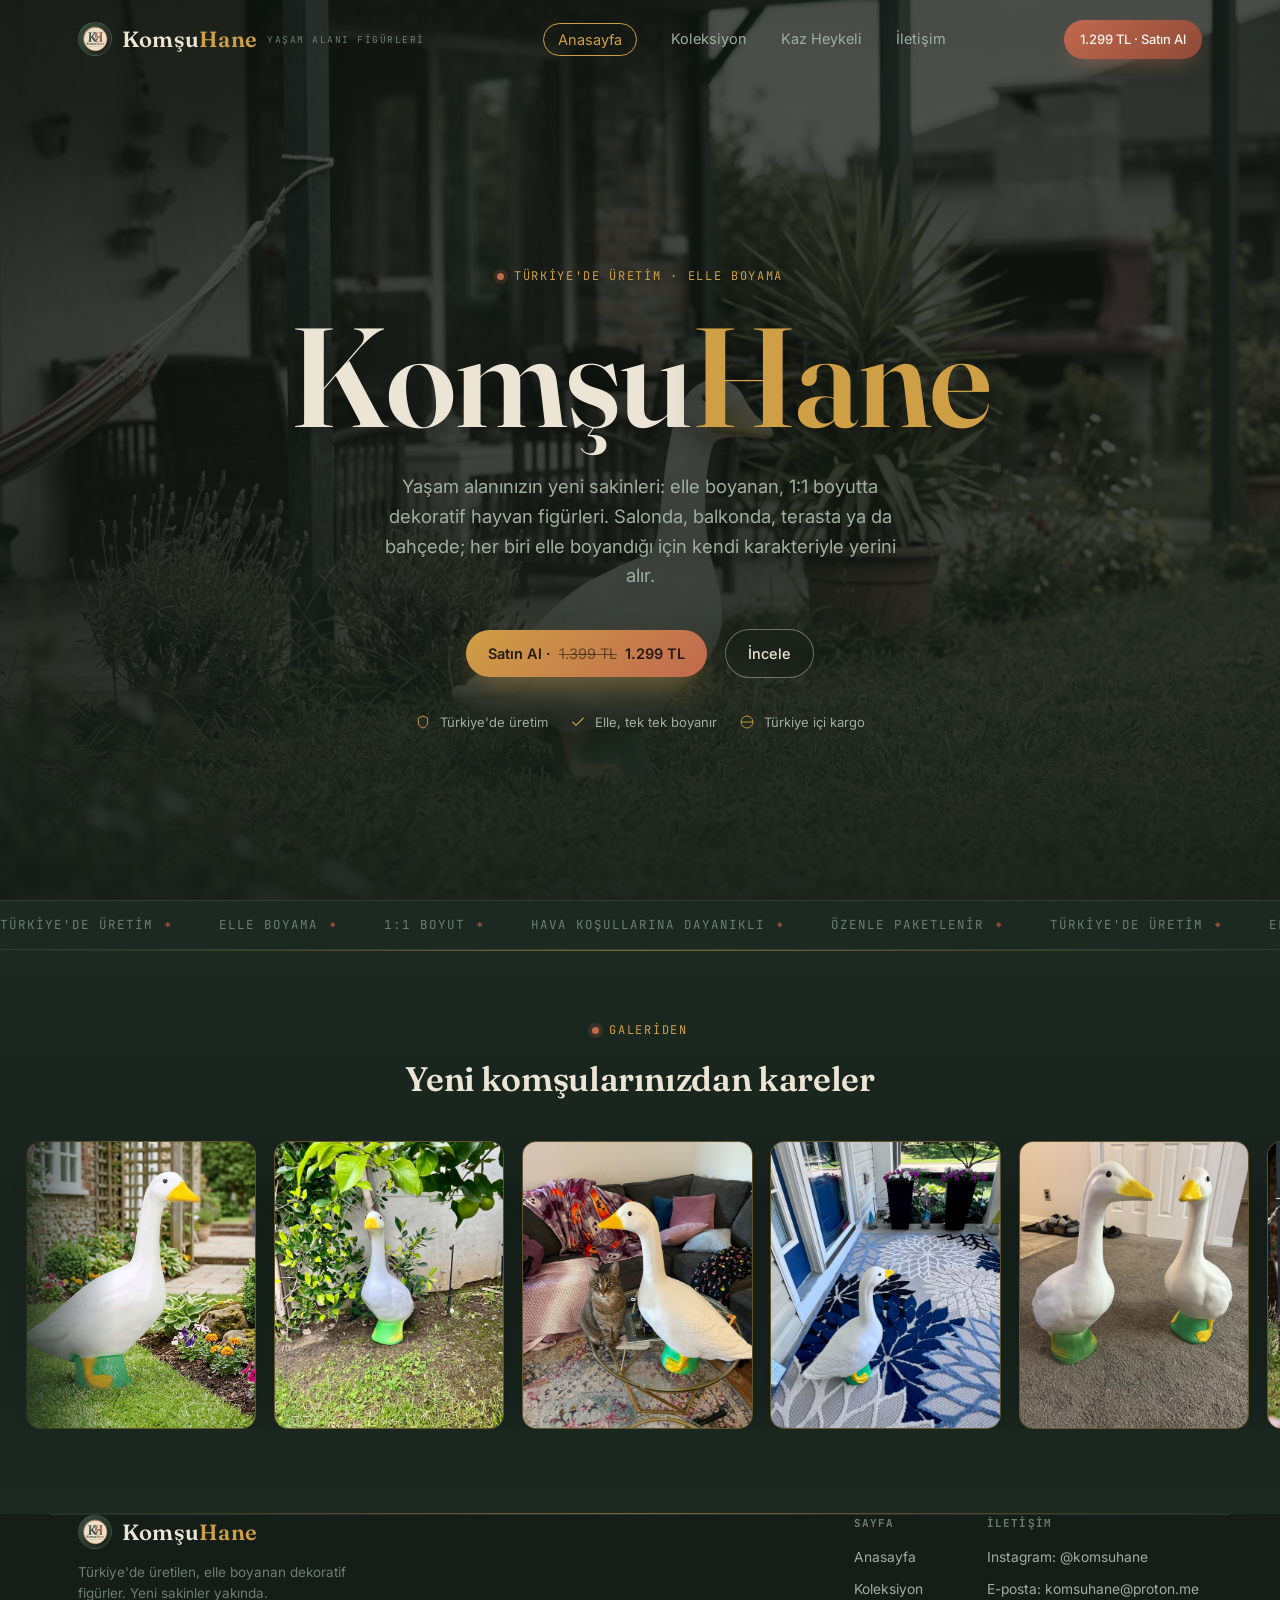
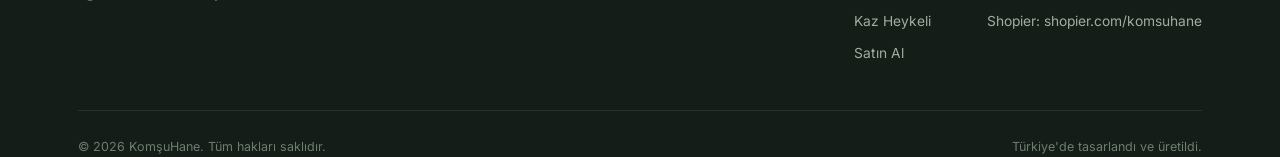
<file: index.html>
<!DOCTYPE html>
<html lang="tr">
<head>
<meta charset="UTF-8">
<meta name="viewport" content="width=device-width, initial-scale=1.0">
<title>KomşuHane · Evinizin Yeni Sakini</title>
<meta name="description" content="El yapımı, Türkiye'de üretilen dekoratif kaz heykeli. Salon, balkon, teras ve bahçe için.">
<link rel="icon" type="image/png" href="[data-uri]">
<link rel="apple-touch-icon" href="[data-uri]">
<link rel="preconnect" href="https://fonts.googleapis.com">
<link rel="preconnect" href="https://fonts.gstatic.com" crossorigin>
<link href="https://fonts.googleapis.com/css2?family=Fraunces:opsz,wght@9..144,300;9..144,450;9..144,600;9..144,700&family=Inter:wght@400;500;600&family=JetBrains+Mono:wght@400;500&display=swap" rel="stylesheet">
<link rel="stylesheet" href="style.css?v=11">
</head>
<body>

<!-- ================= HEADER ================= -->
<header id="site-header">
  <div class="container nav-row">
    <a href="index.html" class="logo">
      <span class="logo-mark">
        <img src="[data-uri]" alt="KomşuHane logosu">
      </span>
      <span class="logo-text"><span class="logo-word logo-word--komsu">Komşu</span><span class="logo-word logo-word--hane">Hane</span></span>
      <small>yaşam alanı figürleri</small>
    </a>
    <nav class="nav-links">
      <a href="index.html" class="active">Anasayfa</a>
      <a href="koleksiyon.html">Koleksiyon</a>
      <a href="kaz-heykeli.html">Kaz Heykeli</a>
      <a href="iletisim.html">İletişim</a>
    </nav>
    <a href="kaz-heykeli.html#satin-al" class="btn btn-primary nav-cta btn-small">1.299 TL · Satın Al</a>
  </div>
</header>

<main id="top">
    <section class="mega-hero">
      <div class="mega-hero-bg">
        <img src="images/hero-photo.jpg" alt="Bahçede KomşuHane kaz heykeli" loading="eager">
      </div>
      <div class="mega-hero-tint"></div>
      <div class="mega-hero-content container reveal is-visible">
        <div class="eyebrow mega-hero-eyebrow">Türkiye'de Üretim · Elle Boyama</div>
        <h1 class="mega-hero-title"><span class="logo-word logo-word--komsu">Komşu</span><span class="logo-word logo-word--hane">Hane</span></h1>
        <p class="mega-hero-sub">Yaşam alanınızın yeni sakinleri: elle boyanan, 1:1 boyutta dekoratif hayvan figürleri. Salonda, balkonda, terasta ya da bahçede; her biri elle boyandığı için kendi karakteriyle yerini alır.</p>
        <div class="mega-hero-actions">
          <a href="kaz-heykeli.html#satin-al" class="btn btn-shine">Satın Al · <span class="price-was">1.399 TL</span> 1.299 TL</a>
          <a href="kaz-heykeli.html#detaylar" class="btn btn-ghost btn-hero-ghost">İncele</a>
        </div>
        <div class="trust-row mega-hero-trust">
          <div class="trust-item">
            <svg viewBox="0 0 24 24" fill="none"><path d="M12 3l7 3v6c0 5-3 8-7 9-4-1-7-4-7-9V6l7-3z" stroke="currentColor" stroke-width="1.4"/></svg>
            Türkiye'de üretim
          </div>
          <div class="trust-item">
            <svg viewBox="0 0 24 24" fill="none"><path d="M4 12l5 5L20 6" stroke="currentColor" stroke-width="1.6" stroke-linecap="round" stroke-linejoin="round"/></svg>
            Elle, tek tek boyanır
          </div>
          <div class="trust-item">
            <svg viewBox="0 0 24 24" fill="none"><path d="M3 12a9 9 0 1018 0 9 9 0 10-18 0z" stroke="currentColor" stroke-width="1.4"/><path d="M3 12h18" stroke="currentColor" stroke-width="1.4"/></svg>
            Türkiye içi kargo
          </div>
        </div>
      </div>
    </section>

    <div class="marquee">
      <div class="marquee-track">
        <span>Türkiye'de Üretim</span><span>Elle Boyama</span><span>1:1 Boyut</span><span>Hava Koşullarına Dayanıklı</span><span>Özenle Paketlenir</span>
        <span>Türkiye'de Üretim</span><span>Elle Boyama</span><span>1:1 Boyut</span><span>Hava Koşullarına Dayanıklı</span><span>Özenle Paketlenir</span>
      </div>
    </div>

    <section class="photo-strip-section">
      <div class="container photo-strip-head">
        <div class="eyebrow">Galeriden</div>
        <h2 class="photo-strip-title">Yeni komşularınızdan kareler</h2>
      </div>
      <div class="photo-strip">
        <div class="photo-strip-track">
        <div class="photo-strip-item"><img class="photo-strip-img" src="images/bahce-2.png" alt="KomşuHane kaz heykeli" loading="lazy"></div>
        <div class="photo-strip-item"><img class="photo-strip-img" src="images/bahce-4.jpg" alt="KomşuHane kaz heykeli" loading="lazy"></div>
        <div class="photo-strip-item"><img class="photo-strip-img" src="images/ev-15.jpg" alt="KomşuHane kaz heykeli" loading="lazy"></div>
        <div class="photo-strip-item"><img class="photo-strip-img" src="images/ev-8.jpg" alt="KomşuHane kaz heykeli" loading="lazy"></div>
        <div class="photo-strip-item"><img class="photo-strip-img" src="images/ev-14.jpg" alt="KomşuHane kaz heykeli" loading="lazy"></div>
        <div class="photo-strip-item"><img class="photo-strip-img" src="images/bahce-3.png" alt="KomşuHane kaz heykeli" loading="lazy"></div>
        <div class="photo-strip-item"><img class="photo-strip-img" src="images/bahce-5.jpg" alt="KomşuHane kaz heykeli" loading="lazy"></div>
        <div class="photo-strip-item"><img class="photo-strip-img" src="images/ev-4.jpg" alt="KomşuHane kaz heykeli" loading="lazy"></div>
        <div class="photo-strip-item"><img class="photo-strip-img" src="images/ev-10.jpg" alt="KomşuHane kaz heykeli" loading="lazy"></div>
        <div class="photo-strip-item"><img class="photo-strip-img" src="images/ev-7.jpg" alt="KomşuHane kaz heykeli" loading="lazy"></div>
        <div class="photo-strip-item"><img class="photo-strip-img" src="images/ev-17.jpg" alt="KomşuHane kaz heykeli" loading="lazy"></div>
        <div class="photo-strip-item"><img class="photo-strip-img" src="images/bahce-1.png" alt="KomşuHane kaz heykeli" loading="lazy"></div>
        <div class="photo-strip-item"><img class="photo-strip-img" src="images/ev-13.jpg" alt="KomşuHane kaz heykeli" loading="lazy"></div>
        <div class="photo-strip-item"><img class="photo-strip-img" src="images/ev-3.jpg" alt="KomşuHane kaz heykeli" loading="lazy"></div>
        <div class="photo-strip-item"><img class="photo-strip-img" src="images/ev-11.jpg" alt="KomşuHane kaz heykeli" loading="lazy"></div>
        <div class="photo-strip-item"><img class="photo-strip-img" src="images/ev-6.jpg" alt="KomşuHane kaz heykeli" loading="lazy"></div>
        <div class="photo-strip-item"><img class="photo-strip-img" src="images/ev-9.jpg" alt="KomşuHane kaz heykeli" loading="lazy"></div>
        <div class="photo-strip-item"><img class="photo-strip-img" src="images/ev-16.jpg" alt="KomşuHane kaz heykeli" loading="lazy"></div>
        <div class="photo-strip-item"><img class="photo-strip-img" src="images/ev-12.jpg" alt="KomşuHane kaz heykeli" loading="lazy"></div>
        <div class="photo-strip-item"><img class="photo-strip-img" src="images/ev-5.jpg" alt="KomşuHane kaz heykeli" loading="lazy"></div>
        <div class="photo-strip-item"><img class="photo-strip-img" src="images/bahce-2.png" alt="KomşuHane kaz heykeli" loading="lazy"></div>
        <div class="photo-strip-item"><img class="photo-strip-img" src="images/bahce-4.jpg" alt="KomşuHane kaz heykeli" loading="lazy"></div>
        <div class="photo-strip-item"><img class="photo-strip-img" src="images/ev-15.jpg" alt="KomşuHane kaz heykeli" loading="lazy"></div>
        <div class="photo-strip-item"><img class="photo-strip-img" src="images/ev-8.jpg" alt="KomşuHane kaz heykeli" loading="lazy"></div>
        <div class="photo-strip-item"><img class="photo-strip-img" src="images/ev-14.jpg" alt="KomşuHane kaz heykeli" loading="lazy"></div>
        <div class="photo-strip-item"><img class="photo-strip-img" src="images/bahce-3.png" alt="KomşuHane kaz heykeli" loading="lazy"></div>
        <div class="photo-strip-item"><img class="photo-strip-img" src="images/bahce-5.jpg" alt="KomşuHane kaz heykeli" loading="lazy"></div>
        <div class="photo-strip-item"><img class="photo-strip-img" src="images/ev-4.jpg" alt="KomşuHane kaz heykeli" loading="lazy"></div>
        <div class="photo-strip-item"><img class="photo-strip-img" src="images/ev-10.jpg" alt="KomşuHane kaz heykeli" loading="lazy"></div>
        <div class="photo-strip-item"><img class="photo-strip-img" src="images/ev-7.jpg" alt="KomşuHane kaz heykeli" loading="lazy"></div>
        <div class="photo-strip-item"><img class="photo-strip-img" src="images/ev-17.jpg" alt="KomşuHane kaz heykeli" loading="lazy"></div>
        <div class="photo-strip-item"><img class="photo-strip-img" src="images/bahce-1.png" alt="KomşuHane kaz heykeli" loading="lazy"></div>
        <div class="photo-strip-item"><img class="photo-strip-img" src="images/ev-13.jpg" alt="KomşuHane kaz heykeli" loading="lazy"></div>
        <div class="photo-strip-item"><img class="photo-strip-img" src="images/ev-3.jpg" alt="KomşuHane kaz heykeli" loading="lazy"></div>
        <div class="photo-strip-item"><img class="photo-strip-img" src="images/ev-11.jpg" alt="KomşuHane kaz heykeli" loading="lazy"></div>
        <div class="photo-strip-item"><img class="photo-strip-img" src="images/ev-6.jpg" alt="KomşuHane kaz heykeli" loading="lazy"></div>
        <div class="photo-strip-item"><img class="photo-strip-img" src="images/ev-9.jpg" alt="KomşuHane kaz heykeli" loading="lazy"></div>
        <div class="photo-strip-item"><img class="photo-strip-img" src="images/ev-16.jpg" alt="KomşuHane kaz heykeli" loading="lazy"></div>
        <div class="photo-strip-item"><img class="photo-strip-img" src="images/ev-12.jpg" alt="KomşuHane kaz heykeli" loading="lazy"></div>
        <div class="photo-strip-item"><img class="photo-strip-img" src="images/ev-5.jpg" alt="KomşuHane kaz heykeli" loading="lazy"></div>
        </div>
      </div>
    </section>

</main>

<!-- ================= FOOTER ================= -->
<footer class="container">
  <div class="footer-row">
    <div class="footer-brand">
      <a href="index.html" class="logo">
        <span class="logo-mark">
        <img src="[data-uri]" alt="KomşuHane logosu">
        </span>
        <span class="logo-text"><span class="logo-word logo-word--komsu">Komşu</span><span class="logo-word logo-word--hane">Hane</span></span>
      </a>
      <p>Türkiye'de üretilen, elle boyanan dekoratif figürler. Yeni sakinler yakında.</p>
    </div>
    <div class="footer-cols">
      <div class="footer-col">
        <h5>Sayfa</h5>
        <a href="index.html">Anasayfa</a>
        <a href="koleksiyon.html">Koleksiyon</a>
        <a href="kaz-heykeli.html">Kaz Heykeli</a>
        <a href="kaz-heykeli.html#satin-al">Satın Al</a>
      </div>
      <div class="footer-col">
        <h5>İletişim</h5>
        <a href="https://instagram.com/komsuhane" target="_blank" rel="noopener">Instagram: @komsuhane</a>
        <a href="mailto:komsuhane@proton.me">E-posta: komsuhane@proton.me</a>
        <a href="https://www.shopier.com/komsuhane" target="_blank" rel="noopener">Shopier: shopier.com/komsuhane</a>
      </div>
    </div>
  </div>
  <div class="footer-bottom">
    <span>© 2026 KomşuHane. Tüm hakları saklıdır.</span>
    <span>Türkiye'de tasarlandı ve üretildi.</span>
  </div>
</footer>

<div class="toast" id="toast">
  <svg viewBox="0 0 24 24" fill="none"><path d="M12 8v5M12 16h.01" stroke="currentColor" stroke-width="1.8" stroke-linecap="round"/><circle cx="12" cy="12" r="9" stroke="currentColor" stroke-width="1.4"/></svg>
  <span id="toast-text"></span>
</div>

<script src="script.js?v=11"></script>
</body>
</html>
</file>
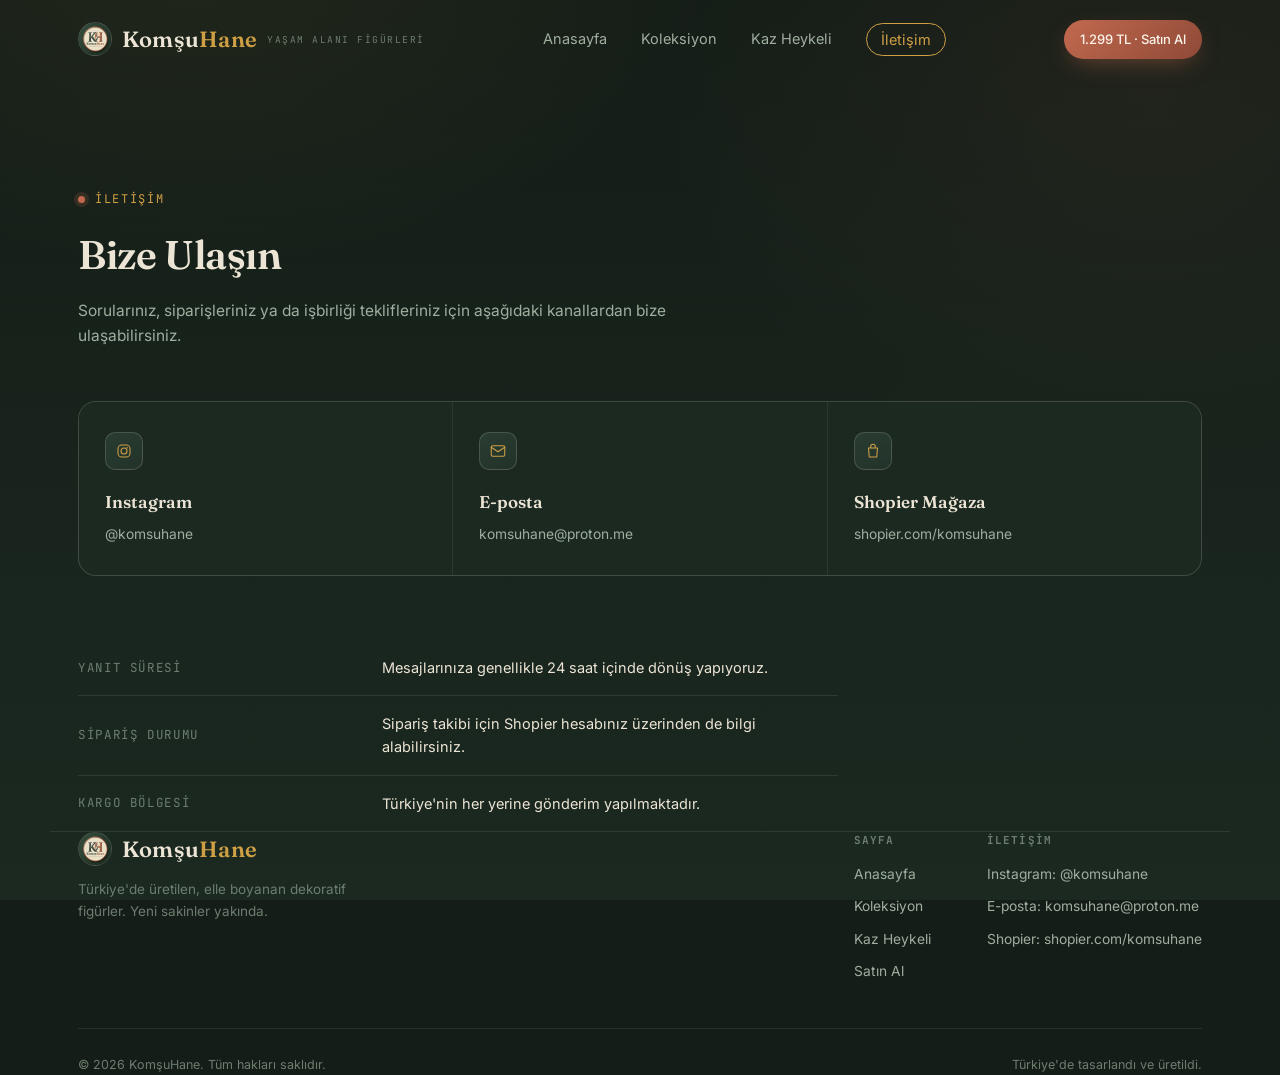
<file: iletisim.html>
<!DOCTYPE html>
<html lang="tr">
<head>
<meta charset="UTF-8">
<meta name="viewport" content="width=device-width, initial-scale=1.0">
<title>İletişim · KomşuHane</title>
<meta name="description" content="KomşuHane ile iletişime geçin: Instagram, e-posta ve Shopier üzerinden bize ulaşabilirsiniz.">
<link rel="icon" type="image/png" href="[data-uri]">
<link rel="apple-touch-icon" href="[data-uri]">
<link rel="preconnect" href="https://fonts.googleapis.com">
<link rel="preconnect" href="https://fonts.gstatic.com" crossorigin>
<link href="https://fonts.googleapis.com/css2?family=Fraunces:opsz,wght@9..144,300;9..144,450;9..144,600;9..144,700&family=Inter:wght@400;500;600&family=JetBrains+Mono:wght@400;500&display=swap" rel="stylesheet">
<link rel="stylesheet" href="style.css?v=11">
</head>
<body>

<!-- ================= HEADER ================= -->
<header id="site-header">
  <div class="container nav-row">
    <a href="index.html" class="logo">
      <span class="logo-mark">
        <img src="[data-uri]" alt="KomşuHane logosu">
      </span>
      <span class="logo-text"><span class="logo-word logo-word--komsu">Komşu</span><span class="logo-word logo-word--hane">Hane</span></span>
      <small>yaşam alanı figürleri</small>
    </a>
    <nav class="nav-links">
      <a href="index.html">Anasayfa</a>
      <a href="koleksiyon.html">Koleksiyon</a>
      <a href="kaz-heykeli.html">Kaz Heykeli</a>
      <a href="iletisim.html" class="active">İletişim</a>
    </nav>
    <a href="kaz-heykeli.html#satin-al" class="btn btn-primary nav-cta btn-small">1.299 TL · Satın Al</a>
  </div>
</header>

<main id="top">
  <section class="tabs-shell container page-top">
    <div class="section-head reveal">
      <div class="eyebrow">İletişim</div>
      <h2>Bize Ulaşın</h2>
      <p>Sorularınız, siparişleriniz ya da işbirliği teklifleriniz için aşağıdaki kanallardan bize ulaşabilirsiniz.</p>
    </div>

    <div class="feature-grid reveal">
      <div class="feature-card">
        <div class="ic"><svg viewBox="0 0 24 24" fill="none"><rect x="4" y="4" width="16" height="16" rx="5" stroke="currentColor" stroke-width="1.4"/><circle cx="12" cy="12" r="4" stroke="currentColor" stroke-width="1.4"/><circle cx="16.2" cy="7.8" r="1" fill="currentColor"/></svg></div>
        <h3>Instagram</h3>
        <p><a href="https://instagram.com/komsuhane" target="_blank" rel="noopener">@komsuhane</a></p>
      </div>
      <div class="feature-card">
        <div class="ic"><svg viewBox="0 0 24 24" fill="none"><rect x="3" y="5" width="18" height="14" rx="2" stroke="currentColor" stroke-width="1.4"/><path d="M3 7l9 6 9-6" stroke="currentColor" stroke-width="1.4" stroke-linecap="round" stroke-linejoin="round"/></svg></div>
        <h3>E-posta</h3>
        <p><a href="mailto:komsuhane@proton.me">komsuhane@proton.me</a></p>
      </div>
      <div class="feature-card">
        <div class="ic"><svg viewBox="0 0 24 24" fill="none"><path d="M6 8h12l-1 12H7L6 8z" stroke="currentColor" stroke-width="1.4" stroke-linejoin="round"/><path d="M9 8V6a3 3 0 016 0v2" stroke="currentColor" stroke-width="1.4"/></svg></div>
        <h3>Shopier Mağaza</h3>
        <p><a href="https://www.shopier.com/komsuhane" target="_blank" rel="noopener">shopier.com/komsuhane</a></p>
      </div>
    </div>

    <table class="spec-table reveal" style="max-width:760px;">
      <tr><td>Yanıt süresi</td><td>Mesajlarınıza genellikle 24 saat içinde dönüş yapıyoruz.</td></tr>
      <tr><td>Sipariş durumu</td><td>Sipariş takibi için Shopier hesabınız üzerinden de bilgi alabilirsiniz.</td></tr>
      <tr><td>Kargo bölgesi</td><td>Türkiye'nin her yerine gönderim yapılmaktadır.</td></tr>
    </table>
  </section>
</main>

<!-- ================= FOOTER ================= -->
<footer class="container">
  <div class="footer-row">
    <div class="footer-brand">
      <a href="index.html" class="logo">
        <span class="logo-mark">
        <img src="[data-uri]" alt="KomşuHane logosu">
        </span>
        <span class="logo-text"><span class="logo-word logo-word--komsu">Komşu</span><span class="logo-word logo-word--hane">Hane</span></span>
      </a>
      <p>Türkiye'de üretilen, elle boyanan dekoratif figürler. Yeni sakinler yakında.</p>
    </div>
    <div class="footer-cols">
      <div class="footer-col">
        <h5>Sayfa</h5>
        <a href="index.html">Anasayfa</a>
        <a href="koleksiyon.html">Koleksiyon</a>
        <a href="kaz-heykeli.html">Kaz Heykeli</a>
        <a href="kaz-heykeli.html#satin-al">Satın Al</a>
      </div>
      <div class="footer-col">
        <h5>İletişim</h5>
        <a href="https://instagram.com/komsuhane" target="_blank" rel="noopener">Instagram: @komsuhane</a>
        <a href="mailto:komsuhane@proton.me">E-posta: komsuhane@proton.me</a>
        <a href="https://www.shopier.com/komsuhane" target="_blank" rel="noopener">Shopier: shopier.com/komsuhane</a>
      </div>
    </div>
  </div>
  <div class="footer-bottom">
    <span>© 2026 KomşuHane. Tüm hakları saklıdır.</span>
    <span>Türkiye'de tasarlandı ve üretildi.</span>
  </div>
</footer>

<div class="toast" id="toast">
  <svg viewBox="0 0 24 24" fill="none"><path d="M12 8v5M12 16h.01" stroke="currentColor" stroke-width="1.8" stroke-linecap="round"/><circle cx="12" cy="12" r="9" stroke="currentColor" stroke-width="1.4"/></svg>
  <span id="toast-text"></span>
</div>

<script src="script.js?v=11"></script>
</body>
</html>
</file>
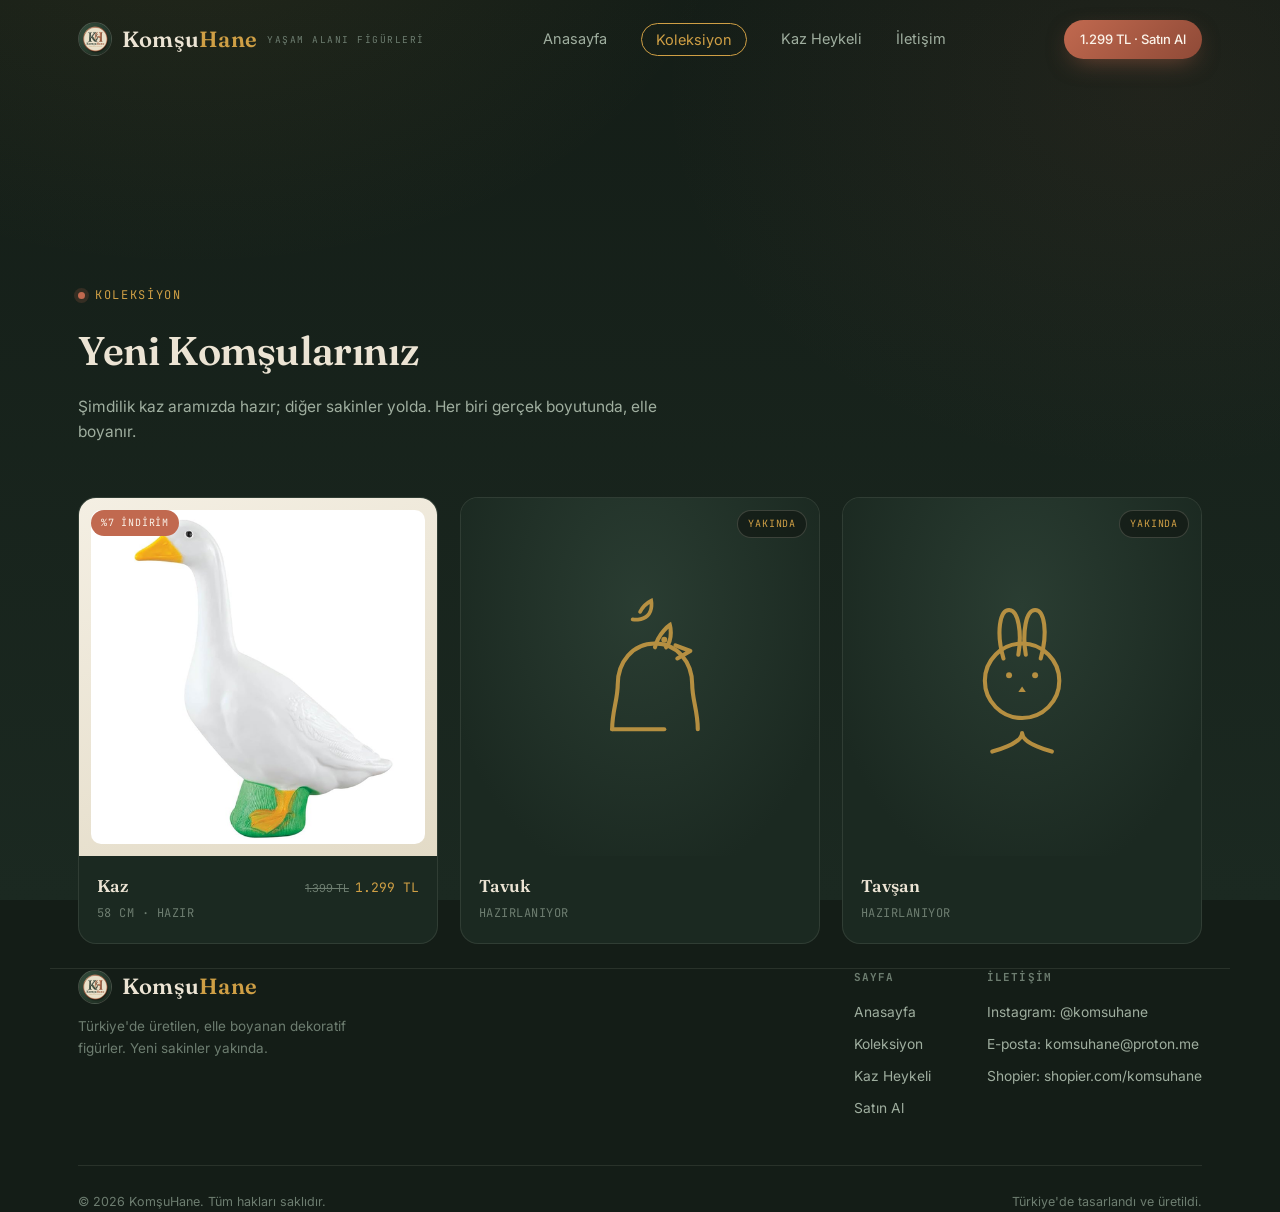
<file: koleksiyon.html>
<!DOCTYPE html>
<html lang="tr">
<head>
<meta charset="UTF-8">
<meta name="viewport" content="width=device-width, initial-scale=1.0">
<title>Koleksiyon · KomşuHane</title>
<meta name="description" content="KomşuHane koleksiyonu: elle boyanan, Türkiye'de üretilen dekoratif hayvan figürleri.">
<link rel="icon" type="image/png" href="[data-uri]">
<link rel="apple-touch-icon" href="[data-uri]">
<link rel="preconnect" href="https://fonts.googleapis.com">
<link rel="preconnect" href="https://fonts.gstatic.com" crossorigin>
<link href="https://fonts.googleapis.com/css2?family=Fraunces:opsz,wght@9..144,300;9..144,450;9..144,600;9..144,700&family=Inter:wght@400;500;600&family=JetBrains+Mono:wght@400;500&display=swap" rel="stylesheet">
<link rel="stylesheet" href="style.css?v=11">
</head>
<body>

<!-- ================= HEADER ================= -->
<header id="site-header">
  <div class="container nav-row">
    <a href="index.html" class="logo">
      <span class="logo-mark">
        <img src="[data-uri]" alt="KomşuHane logosu">
      </span>
      <span class="logo-text"><span class="logo-word logo-word--komsu">Komşu</span><span class="logo-word logo-word--hane">Hane</span></span>
      <small>yaşam alanı figürleri</small>
    </a>
    <nav class="nav-links">
      <a href="index.html">Anasayfa</a>
      <a href="koleksiyon.html" class="active">Koleksiyon</a>
      <a href="kaz-heykeli.html">Kaz Heykeli</a>
      <a href="iletisim.html">İletişim</a>
    </nav>
    <a href="kaz-heykeli.html#satin-al" class="btn btn-primary nav-cta btn-small">1.299 TL · Satın Al</a>
  </div>
</header>

<main id="top">
  <div class="page-top">
    <section class="tabs-shell container" id="figures">
      <div class="section-head reveal">
        <div class="eyebrow">Koleksiyon</div>
        <h2>Yeni Komşularınız</h2>
        <p>Şimdilik kaz aramızda hazır; diğer sakinler yolda. Her biri gerçek boyutunda, elle boyanır.</p>
      </div>

      <div class="figure-grid reveal">

        <div class="figure-card figure-card--ready" onclick="location.href='kaz-heykeli.html'">
          <div class="figure-thumb figure-thumb--photo">
            <span class="sale-badge">%7 İndirim</span>
            <img src="[data-uri]" alt="Kaz heykeli">
          </div>
          <div class="figure-body">
            <div class="figure-body-row"><h4>Kaz</h4><span class="figure-price-row"><span class="price-was">1.399 TL</span><span class="figure-price">1.299 TL</span></span></div>
            <p>58 cm · Hazır</p>
          </div>
        </div>

        <div class="figure-card figure-card--soon" onclick="notifySoon('Tavuk')">
          <div class="figure-thumb">
            <span class="soon-badge">Yakında</span>
            <svg viewBox="0 0 100 100" fill="none" xmlns="http://www.w3.org/2000/svg">
              <path d="M35 78c0-10 3-16 3-24 0-12 8-22 20-22s20 10 20 22c0 8 3 14 3 24" stroke="currentColor" stroke-width="2.2" stroke-linecap="round"/>
              <path d="M58 34c2-8 8-12 8-12s2 7-2 12" stroke="currentColor" stroke-width="2.2" stroke-linecap="round"/>
              <circle cx="63" cy="30" r="1.6" fill="currentColor"/>
              <path d="M69 33l8 3-7 4" stroke="currentColor" stroke-width="2.2" stroke-linecap="round" stroke-linejoin="round"/>
              <path d="M50 15c2-4 6-6 6-6s1 5-2 8-8 2-8 2" stroke="currentColor" stroke-width="2" stroke-linecap="round"/>
              <path d="M35 78h28" stroke="currentColor" stroke-width="2.2" stroke-linecap="round"/>
            </svg>
          </div>
          <div class="figure-body">
            <div class="figure-body-row"><h4>Tavuk</h4></div>
            <p>Hazırlanıyor</p>
          </div>
        </div>

        <div class="figure-card figure-card--soon" onclick="notifySoon('Tavşan')">
          <div class="figure-thumb">
            <span class="soon-badge">Yakında</span>
            <svg viewBox="0 0 100 100" fill="none" xmlns="http://www.w3.org/2000/svg">
              <path d="M40 40c-4-14-2-26 3-26s7 12 5 24" stroke="currentColor" stroke-width="2.2" stroke-linecap="round"/>
              <path d="M60 40c4-14 2-26-3-26s-7 12-5 24" stroke="currentColor" stroke-width="2.2" stroke-linecap="round"/>
              <circle cx="50" cy="52" r="20" stroke="currentColor" stroke-width="2.2"/>
              <circle cx="43" cy="49" r="1.6" fill="currentColor"/>
              <circle cx="57" cy="49" r="1.6" fill="currentColor"/>
              <path d="M50 55l-2 3h4z" fill="currentColor"/>
              <path d="M50 80c0 6-16 10-16 10M50 80c0 6 16 10 16 10" stroke="currentColor" stroke-width="2.2" stroke-linecap="round"/>
            </svg>
          </div>
          <div class="figure-body">
            <div class="figure-body-row"><h4>Tavşan</h4></div>
            <p>Hazırlanıyor</p>
          </div>
        </div>

      </div>
    </section>

  </div>
</main>

<!-- ================= FOOTER ================= -->
<footer class="container">
  <div class="footer-row">
    <div class="footer-brand">
      <a href="index.html" class="logo">
        <span class="logo-mark">
        <img src="[data-uri]" alt="KomşuHane logosu">
        </span>
        <span class="logo-text"><span class="logo-word logo-word--komsu">Komşu</span><span class="logo-word logo-word--hane">Hane</span></span>
      </a>
      <p>Türkiye'de üretilen, elle boyanan dekoratif figürler. Yeni sakinler yakında.</p>
    </div>
    <div class="footer-cols">
      <div class="footer-col">
        <h5>Sayfa</h5>
        <a href="index.html">Anasayfa</a>
        <a href="koleksiyon.html">Koleksiyon</a>
        <a href="kaz-heykeli.html">Kaz Heykeli</a>
        <a href="kaz-heykeli.html#satin-al">Satın Al</a>
      </div>
      <div class="footer-col">
        <h5>İletişim</h5>
        <a href="https://instagram.com/komsuhane" target="_blank" rel="noopener">Instagram: @komsuhane</a>
        <a href="mailto:komsuhane@proton.me">E-posta: komsuhane@proton.me</a>
        <a href="https://www.shopier.com/komsuhane" target="_blank" rel="noopener">Shopier: shopier.com/komsuhane</a>
      </div>
    </div>
  </div>
  <div class="footer-bottom">
    <span>© 2026 KomşuHane. Tüm hakları saklıdır.</span>
    <span>Türkiye'de tasarlandı ve üretildi.</span>
  </div>
</footer>

<div class="toast" id="toast">
  <svg viewBox="0 0 24 24" fill="none"><path d="M12 8v5M12 16h.01" stroke="currentColor" stroke-width="1.8" stroke-linecap="round"/><circle cx="12" cy="12" r="9" stroke="currentColor" stroke-width="1.4"/></svg>
  <span id="toast-text"></span>
</div>

<script src="script.js?v=11"></script>
</body>
</html>
</file>
<file: style.css>
:root{
    --bg:#141d17;
    --bg-alt:#1b2921;
    --surface:#22322a;
    --surface-soft:#2a3d32;
    --ink:#ece4d4;
    --ink-dim:#9fae9f;
    --ink-faint:#6d7d70;
    --accent-rust:#c1694f;
    --accent-rust-soft:#8f4a37;
    --accent-gold:#cf9f45;
    --line:rgba(236,228,212,0.10);
    --line-strong:rgba(236,228,212,0.18);
    --font-display:'Fraunces', serif;
    --font-body:'Inter', sans-serif;
    --font-mono:'JetBrains Mono', monospace;
    --ease:cubic-bezier(.22,1,.36,1);
  }

  *{margin:0;padding:0;box-sizing:border-box;}
  html{scroll-behavior:smooth;}
  body{
    background:var(--bg);
    color:var(--ink);
    font-family:var(--font-body);
    line-height:1.6;
    overflow-x:hidden;
    -webkit-font-smoothing:antialiased;
  }

  body::before{
    content:"";
    position:fixed; inset:0;
    background:
      radial-gradient(ellipse 900px 600px at 15% -10%, rgba(207,159,69,0.08), transparent 60%),
      radial-gradient(ellipse 900px 700px at 90% 10%, rgba(193,105,79,0.07), transparent 55%),
      linear-gradient(180deg, var(--bg) 0%, var(--bg-alt) 100%);
    z-index:-2;
    pointer-events:none;
  }

  a{color:inherit; text-decoration:none;}
  ul{list-style:none;}
  img,svg{display:block; max-width:100%;}
  button{font-family:inherit; cursor:pointer; border:none; background:none; color:inherit;}
  .container{width:100%; max-width:1180px; margin:0 auto; padding:0 28px;}
  .eyebrow{
    font-family:var(--font-mono);
    font-size:12px;
    letter-spacing:.14em;
    text-transform:uppercase;
    color:var(--accent-gold);
    display:flex; align-items:center; gap:10px;
  }
  .eyebrow::before{
    content:"";
    width:7px; height:7px;
    border-radius:50%;
    background:var(--accent-rust);
    box-shadow:0 0 0 4px rgba(193,105,79,0.18);
  }

  .reveal{
    opacity:0;
    transform:translateY(28px);
    transition:opacity .9s var(--ease), transform .9s var(--ease);
  }
  .reveal.is-visible{opacity:1; transform:translateY(0);}

  /* ================= HEADER ================= */
  header{
    position:fixed; top:0; left:0; right:0;
    z-index:100;
    padding:20px 0;
    transition:background .4s var(--ease), padding .4s var(--ease), border-color .4s var(--ease);
    border-bottom:1px solid transparent;
  }
  header.scrolled{
    background:rgba(20,29,23,0.82);
    backdrop-filter:blur(14px) saturate(120%);
    -webkit-backdrop-filter:blur(14px) saturate(120%);
    padding:14px 0;
    border-color:var(--line);
  }
  .nav-row{display:flex; align-items:center; justify-content:space-between; gap:24px;}
  .logo{display:flex; align-items:center; gap:10px; font-family:var(--font-display); font-size:22px; font-weight:600; letter-spacing:.01em;}
  .logo-mark{
    width:34px; height:34px;
    border-radius:50%;
    background:linear-gradient(155deg, var(--surface-soft), var(--bg));
    border:1px solid var(--line-strong);
    display:flex; align-items:center; justify-content:center;
    flex-shrink:0;
  }
  .logo-mark svg{width:19px; height:19px;}
  .logo-mark img{width:100%; height:100%; object-fit:cover; border-radius:50%; display:block;}
  .logo small{display:block; font-family:var(--font-mono); font-size:9.5px; letter-spacing:.16em; color:var(--ink-faint); font-weight:400; text-transform:uppercase; margin-top:1px;}
  .logo-word--komsu{color:var(--ink);}
  .logo-word--hane{color:var(--accent-gold);}

  .nav-links{display:flex; gap:34px; font-size:14.5px; color:var(--ink-dim);}
  .nav-links a{position:relative; padding:4px 0; transition:color .25s;}
  .nav-links a:hover{color:var(--ink);}
  .nav-links a::after{
    content:""; position:absolute; left:0; bottom:0; height:1px; width:0;
    background:var(--accent-gold); transition:width .3s var(--ease);
  }
  .nav-links a:hover::after{width:100%;}
  .nav-links a.active{color:var(--accent-gold); border:1px solid var(--accent-gold); border-radius:100px; padding:4px 14px;}
  .nav-links a.active::after{display:none;}

  .btn{
    display:inline-flex; align-items:center; justify-content:center; gap:8px;
    padding:12px 22px;
    border-radius:100px;
    font-size:14.5px; font-weight:500;
    transition:transform .35s var(--ease), box-shadow .35s var(--ease), background .35s var(--ease);
    white-space:nowrap;
  }
  .btn-primary{
    background:linear-gradient(135deg, var(--accent-rust), var(--accent-rust-soft));
    color:#fbf3e9;
    box-shadow:0 8px 24px -8px rgba(193,105,79,0.55);
  }
  .btn-primary:hover{transform:translateY(-2px); box-shadow:0 12px 30px -8px rgba(193,105,79,0.65);}
  .btn-primary:active{transform:translateY(0px) scale(.98);}
  .btn-ghost{
    border:1px solid var(--line-strong);
    color:var(--ink);
  }
  .btn-ghost:hover{background:rgba(236,228,212,0.05); border-color:rgba(236,228,212,0.3);}
  .btn-small{padding:9px 16px; font-size:13px;}

  .nav-cta{display:none;}
  @media (min-width:860px){ .nav-cta{display:inline-flex;} }

  /* ================= HERO ================= */
  .hero{
    position:relative;
    padding-top:150px; padding-bottom:90px;
    display:grid;
    grid-template-columns:1fr;
    gap:56px;
    align-items:center;
    overflow:hidden;
  }
  @media (min-width:920px){
    .hero{grid-template-columns:1.05fr .95fr; padding-top:170px; padding-bottom:110px;}
  }
  .hero-copy h1{
    font-family:var(--font-display);
    font-weight:600;
    font-size:clamp(38px, 6vw, 62px);
    line-height:1.05;
    margin:18px 0 22px;
    letter-spacing:-.01em;
  }
  .hero-copy h1 em{
    font-style:italic;
    font-weight:450;
    color:var(--accent-gold);
    background:linear-gradient(90deg, var(--accent-gold), var(--accent-rust));
    -webkit-background-clip:text;
    background-clip:text;
    -webkit-text-fill-color:transparent;
  }
  .hero-copy p{
    color:var(--ink-dim);
    font-size:16.5px;
    max-width:460px;
    margin-bottom:32px;
  }
  .hero-actions{display:flex; flex-wrap:wrap; align-items:center; gap:16px; margin-bottom:38px;}

  .trust-row{display:flex; flex-wrap:wrap; gap:22px;}
  .trust-item{display:flex; align-items:center; gap:9px; font-size:13px; color:var(--ink-dim);}
  .trust-item svg{width:16px; height:16px; color:var(--accent-gold); flex-shrink:0;}

  /* ---- hero visual stage ---- */
  .hero-visual{
    position:relative;
    display:flex; align-items:center; justify-content:center;
    min-height:420px;
  }
  .stage-glow{
    position:absolute; width:420px; height:420px;
    background:radial-gradient(circle, rgba(207,159,69,0.16), rgba(207,159,69,0) 68%);
    filter:blur(6px);
    animation:pulseGlow 7s ease-in-out infinite;
  }
  @keyframes pulseGlow{
    0%,100%{transform:scale(1); opacity:.85;}
    50%{transform:scale(1.08); opacity:1;}
  }
  .stage-ring{
    position:absolute; width:320px; height:320px; border-radius:50%;
    border:1px dashed var(--line-strong);
    animation:spinSlow 60s linear infinite;
  }
  @keyframes spinSlow{ to{ transform:rotate(360deg); } }

  .photo-frame{
    position:relative; z-index:2;
    background:linear-gradient(160deg,#f4efe3,#e3dbc7);
    border-radius:22px;
    padding:14px;
    box-shadow:0 34px 50px -20px rgba(0,0,0,0.55);
    animation:floaty 5.5s ease-in-out infinite;
    width:min(300px, 74vw);
  }
  .photo-frame img{
    display:block; width:100%; height:100%;
    aspect-ratio:4/5; object-fit:cover;
    border-radius:14px;
  }
  @keyframes floaty{
    0%,100%{transform:translateY(0px) rotate(-0.5deg);}
    50%{transform:translateY(-12px) rotate(0.5deg);}
  }

  .seal{
    position:absolute; z-index:3;
    top:0%; left:-4%;
    width:112px; height:112px;
    animation:sealIn 1s var(--ease) .4s backwards, sealSpin 22s linear infinite;
  }
  @keyframes sealIn{ from{opacity:0; transform:scale(.6) rotate(-25deg);} to{opacity:1; transform:scale(1) rotate(-12deg);} }
  @keyframes sealSpin{ from{ transform:rotate(-12deg);} to{ transform:rotate(348deg);} }

  /* ================= HOME PAGE ================= */
  .page{ }

  .home-hero{
    position:relative;
    padding-top:150px; padding-bottom:80px;
    display:grid;
    grid-template-columns:1fr;
    gap:56px;
    align-items:center;
    overflow:hidden;
  }
  @media (min-width:920px){
    .home-hero{grid-template-columns:1.05fr .95fr; padding-top:170px; padding-bottom:100px;}
  }
  .home-hero-copy h1{
    font-family:var(--font-display);
    font-weight:600;
    font-size:clamp(38px, 6vw, 60px);
    line-height:1.05;
    margin:18px 0 22px;
    letter-spacing:-.01em;
  }
  .home-hero-copy h1 em{
    font-style:italic;
    font-weight:450;
    background:linear-gradient(90deg, var(--accent-gold), var(--accent-rust));
    -webkit-background-clip:text;
    background-clip:text;
    -webkit-text-fill-color:transparent;
  }
  .home-hero-copy p{
    color:var(--ink-dim);
    font-size:16.5px;
    max-width:460px;
    margin-bottom:32px;
  }
  .home-hero-visual{
    position:relative;
    display:flex; flex-direction:column; align-items:center; justify-content:center;
    gap:14px;
    min-height:380px;
  }
  .home-photo-frame{ width:min(280px, 70vw); }

  /* ---- home hero carousel ---- */
  .carousel-wrap{ position:relative; }
  .home-photo-frame.carousel-frame{ width:min(560px, 92vw); }
  .home-hero-visual .stage-glow{ width:600px; height:320px; }
  .home-hero-visual .stage-ring{ width:500px; height:250px; }

  /* ---- kaz-heykeli hero carousel (reuses generic .carousel-* rules) ---- */
  .hero-visual .carousel-frame{ width:min(560px, 92vw); }
  .hero-visual .stage-glow{ width:600px; height:320px; }
  .hero-visual .stage-ring{ width:500px; height:250px; }

  /* ---- kaz-heykeli page background photo carousel ---- */
  .page-bg-carousel{
    position:fixed; inset:0;
    z-index:-1;
    overflow:hidden;
    pointer-events:none;
  }
  .page-bg-track{
    display:flex;
    height:100%;
    width:max-content;
    animation:pageBgSlide 240s linear infinite;
  }
  .page-bg-img{
    height:100%; width:auto;
    object-fit:cover;
    filter:saturate(.55) brightness(.45);
    flex-shrink:0;
  }
  .page-bg-tint{
    position:absolute; inset:0;
    background:var(--bg);
    opacity:.91;
  }
  @keyframes pageBgSlide{
    from{ transform:translateX(0); }
    to{ transform:translateX(-50%); }
  }

  .carousel-viewport{
    position:relative;
    width:100%;
    aspect-ratio:5/2;
    overflow:hidden;
    border-radius:14px;
    -webkit-mask-image:linear-gradient(to right, transparent 0%, black 10%, black 100%);
    mask-image:linear-gradient(to right, transparent 0%, black 10%, black 100%);
  }
  .carousel-track{
    display:flex;
    gap:10px;
    height:100%;
    width:max-content;
    animation:carouselSlide 46s linear infinite;
  }
  .carousel-viewport:hover .carousel-track{ animation-play-state:paused; }
  .carousel-track .carousel-img{
    height:100%;
    width:auto;
    aspect-ratio:4/5;
    object-fit:cover;
    border-radius:10px;
    flex-shrink:0;
  }
  @keyframes carouselSlide{
    from{ transform:translateX(0); }
    to{ transform:translateX(-50%); }
  }

  .photo-frame.detail-frame{ width:min(560px, 92vw); }
  .detail-frame img{
    width:100%; height:100%;
    aspect-ratio:1/1; object-fit:contain;
    border-radius:14px;
    background:#fbf3e9;
  }
  .first-tag--static{ position:static; }
  .first-tag{
    position:absolute; z-index:3;
    top:8%; right:2%;
    font-family:var(--font-mono); font-size:11px; letter-spacing:.08em; text-transform:uppercase;
    background:rgba(20,29,23,0.85);
    color:var(--accent-gold);
    padding:7px 14px; border-radius:100px;
    border:1px solid var(--line-strong);
    animation:sealIn 1s var(--ease) .4s backwards;
  }

  .figure-grid{
    display:grid; grid-template-columns:repeat(auto-fit,minmax(200px,1fr));
    gap:22px; margin-bottom:24px;
  }
  .figure-card{
    background:var(--bg-alt);
    border:1px solid var(--line);
    border-radius:18px;
    overflow:hidden;
    cursor:pointer;
    transition:transform .4s var(--ease), border-color .4s;
  }
  .figure-card:hover{transform:translateY(-6px); border-color:var(--line-strong);}
  .figure-card--ready:hover{border-color:var(--accent-gold);}
  .figure-thumb{
    aspect-ratio:1/1;
    position:relative;
    display:flex; align-items:center; justify-content:center;
    background:radial-gradient(ellipse at 50% 30%, var(--surface-soft), var(--bg-alt) 80%);
    color:var(--accent-gold);
  }
  .figure-thumb svg{width:52%; height:52%; opacity:.85;}
  .figure-thumb--photo{
    background:linear-gradient(160deg,#f4efe3,#e3dbc7);
    padding:12px;
  }
  .figure-thumb--photo img{width:100%; height:100%; object-fit:cover; border-radius:10px;}
  .figure-body{padding:16px 18px 20px;}
  .figure-body-row{display:flex; align-items:baseline; justify-content:space-between; gap:8px; margin-bottom:5px;}
  .figure-body h4{font-family:var(--font-display); font-size:17px; font-weight:600;}
  .figure-body p{font-size:12px; color:var(--ink-faint); font-family:var(--font-mono); text-transform:uppercase; letter-spacing:.04em;}
  .figure-price{font-family:var(--font-mono); font-size:13px; color:var(--accent-gold); white-space:nowrap;}
  .figure-price-row{display:flex; align-items:baseline; gap:6px;}
  .figure-price-row .price-was{font-size:11px;}
  .sale-badge{
    position:absolute; top:12px; left:12px;
    font-family:var(--font-mono); font-size:10px; letter-spacing:.08em;
    text-transform:uppercase;
    background:var(--accent-rust);
    color:#fbf3e9;
    padding:5px 10px; border-radius:100px;
    z-index:2;
  }

  /* ================= MARQUEE STRIP ================= */
  .marquee{
    border-top:1px solid var(--line);
    border-bottom:1px solid var(--line);
    background:var(--bg-alt);
    overflow:hidden;
    padding:14px 0;
  }
  .marquee-track{
    display:flex; gap:48px; white-space:nowrap;
    animation:scrollLeft 26s linear infinite;
    font-family:var(--font-mono); font-size:12.5px; letter-spacing:.08em; color:var(--ink-faint); text-transform:uppercase;
  }
  .marquee-track span{display:flex; align-items:center; gap:12px;}
  .marquee-track span::after{content:"◆"; color:var(--accent-rust-soft); font-size:9px;}
  @keyframes scrollLeft{ from{transform:translateX(0);} to{transform:translateX(-50%);} }

  /* ================= TABS ================= */
  .tabs-shell{padding-top:96px;}
  .section-head{max-width:640px; margin-bottom:52px;}
  .section-head h2{
    font-family:var(--font-display);
    font-size:clamp(28px,4vw,40px);
    font-weight:600;
    margin:14px 0 12px;
    letter-spacing:-.01em;
  }
  .section-head p{color:var(--ink-dim); font-size:15.5px;}

  .tab-nav{
    display:inline-flex;
    padding:6px;
    background:var(--surface);
    border:1px solid var(--line);
    border-radius:100px;
    margin-bottom:48px;
    gap:4px;
  }
  .tab-btn{
    padding:11px 24px;
    border-radius:100px;
    font-size:14px; font-weight:500;
    color:var(--ink-dim);
    transition:color .3s, background .3s var(--ease);
    position:relative;
  }
  .tab-btn.active{
    background:linear-gradient(135deg, var(--surface-soft), var(--surface));
    color:var(--ink);
    box-shadow:inset 0 0 0 1px var(--line-strong);
  }
  .tab-btn .badge-dot{
    display:inline-block; width:6px; height:6px; border-radius:50%;
    background:var(--accent-gold); margin-left:7px; vertical-align:middle;
  }

  .tab-panel{display:none;}
  .tab-panel.active{
    display:block;
    animation:fadeSwap .55s var(--ease);
  }
  @keyframes fadeSwap{
    from{opacity:0; transform:translateY(10px);}
    to{opacity:1; transform:translateY(0);}
  }

  .feature-grid{
    display:grid; grid-template-columns:repeat(auto-fit,minmax(230px,1fr));
    gap:1px;
    background:var(--line);
    border:1px solid var(--line);
    border-radius:18px;
    overflow:hidden;
    margin-bottom:64px;
  }
  .feature-card{
    background:var(--bg-alt);
    padding:30px 26px;
    transition:background .3s;
  }
  .feature-card:hover{background:var(--surface);}
  .feature-card .ic{
    width:38px; height:38px;
    border-radius:10px;
    background:linear-gradient(150deg, var(--surface-soft), var(--surface));
    border:1px solid var(--line-strong);
    display:flex; align-items:center; justify-content:center;
    margin-bottom:18px;
  }
  .feature-card .ic svg{width:18px; height:18px; color:var(--accent-gold);}
  .feature-card h3{font-family:var(--font-display); font-size:17px; font-weight:600; margin-bottom:8px;}
  .feature-card p{font-size:13.8px; color:var(--ink-dim);}

  .split{
    display:grid; grid-template-columns:1fr; gap:40px;
    margin-bottom:56px;
  }
  @media (min-width:900px){ .split{grid-template-columns:1fr 1fr; align-items:start;} }

  .gallery-main{
    border-radius:22px;
    background:linear-gradient(160deg,#f4efe3,#e3dbc7);
    padding:14px;
    box-shadow:0 20px 40px -18px rgba(0,0,0,0.4);
  }
  .gallery-main img{
    width:100%; aspect-ratio:4/5; object-fit:cover; border-radius:14px;
  }

  .thumb-row{
    display:grid; grid-template-columns:1fr 1fr; gap:14px; margin-top:14px;
  }
  .thumb-card{
    background:linear-gradient(160deg,#f4efe3,#e3dbc7);
    border-radius:16px; padding:10px;
    box-shadow:0 14px 26px -14px rgba(0,0,0,0.4);
  }
  .thumb-card img{width:100%; aspect-ratio:1/1; object-fit:cover; border-radius:10px;}
  .thumb-card span{
    display:block; margin-top:8px; text-align:center;
    font-family:var(--font-mono); font-size:11px; color:#3a3226; text-transform:uppercase; letter-spacing:.05em;
  }

  .spec-table{width:100%; border-collapse:collapse; margin-top:6px;}
  .spec-table tr{border-bottom:1px solid var(--line);}
  .spec-table tr:last-child{border-bottom:none;}
  .spec-table td{padding:16px 0; font-size:14.5px;}
  .spec-table td:first-child{color:var(--ink-faint); font-family:var(--font-mono); font-size:12.5px; text-transform:uppercase; letter-spacing:.05em; width:40%;}
  .spec-table td:last-child{color:var(--ink);}

  /* ---- clothes tab ---- */
  .outfit-grid{
    display:grid; grid-template-columns:repeat(auto-fit,minmax(220px,1fr));
    gap:22px; margin-bottom:56px;
  }
  .outfit-card{
    background:var(--bg-alt);
    border:1px solid var(--line);
    border-radius:18px;
    overflow:hidden;
    transition:transform .4s var(--ease), border-color .4s;
  }
  .outfit-card:hover{transform:translateY(-6px); border-color:var(--line-strong);}
  .outfit-thumb{
    aspect-ratio:1/1;
    position:relative;
    overflow:hidden;
  }
  .outfit-thumb img{width:100%; height:100%; object-fit:cover; filter:saturate(.7) brightness(.9);}
  .outfit-thumb .tint{position:absolute; inset:0; mix-blend-mode:multiply; opacity:.45;}
  .outfit-card .body{padding:18px 20px 22px;}
  .outfit-card h4{font-family:var(--font-display); font-size:16px; font-weight:600; margin-bottom:6px;}
  .outfit-card p{font-size:12.8px; color:var(--ink-faint);}
  .soon-badge{
    position:absolute; top:12px; right:12px;
    font-family:var(--font-mono); font-size:10px; letter-spacing:.08em;
    text-transform:uppercase;
    background:rgba(20,29,23,0.85);
    color:var(--accent-gold);
    padding:5px 10px; border-radius:100px;
    border:1px solid var(--line-strong);
    z-index:2;
  }

  .notify-box{
    display:flex; flex-wrap:wrap; gap:14px;
    padding:34px;
    border-radius:20px;
    background:linear-gradient(135deg, var(--surface), var(--bg-alt));
    border:1px solid var(--line);
    align-items:center; justify-content:space-between;
    margin-bottom:40px;
  }
  .notify-box .txt h3{font-family:var(--font-display); font-size:20px; margin-bottom:6px;}
  .notify-box .txt p{font-size:13.5px; color:var(--ink-dim);}
  .notify-form{display:flex; gap:10px; flex-wrap:wrap;}
  .notify-form input{
    padding:13px 18px; border-radius:100px;
    background:var(--bg);
    border:1px solid var(--line-strong);
    color:var(--ink); font-size:14px; min-width:220px;
    font-family:var(--font-body);
  }
  .notify-form input:focus{outline:none; border-color:var(--accent-gold);}

  /* ================= PURCHASE BLOCK ================= */
  .purchase{padding-top:90px; padding-bottom:110px;}
  .purchase-card{
    display:grid; grid-template-columns:1fr; gap:36px;
    padding:48px;
    border-radius:26px;
    background:
      radial-gradient(circle at 85% 15%, rgba(207,159,69,0.10), transparent 55%),
      linear-gradient(150deg, var(--surface), var(--bg-alt));
    border:1px solid var(--line-strong);
    position:relative; overflow:hidden;
  }
  @media (min-width:860px){ .purchase-card{grid-template-columns:1.2fr .8fr; align-items:center;} }
  .purchase-card h3{font-family:var(--font-display); font-size:clamp(24px,3.4vw,32px); font-weight:600; margin-bottom:14px;}
  .purchase-card p{color:var(--ink-dim); font-size:14.5px; max-width:420px;}
  .purchase-side{
    display:flex; flex-direction:column; gap:16px;
    padding:28px;
    background:rgba(20,29,23,0.5);
    border:1px solid var(--line);
    border-radius:18px;
  }
  .purchase-price{display:flex; align-items:baseline; justify-content:space-between;}
  .purchase-price .now{font-family:var(--font-display); font-size:34px; font-weight:600;}
  .purchase-price .label{font-family:var(--font-mono); font-size:11px; color:var(--ink-faint); text-transform:uppercase; letter-spacing:.08em;}
  .price-main{display:flex; align-items:baseline; gap:10px; flex-wrap:wrap;}
  .price-was{text-decoration:line-through; text-decoration-thickness:1px; color:var(--ink-faint); font-weight:400;}
  .purchase-price .price-was{font-size:18px;}
  .discount-badge{
    display:inline-flex; align-items:center;
    background:var(--accent-rust); color:#fbf3e9;
    font-family:var(--font-mono); font-size:11px; letter-spacing:.05em; text-transform:uppercase;
    padding:4px 10px; border-radius:100px;
  }
  .btn-full{width:100%; padding:16px; font-size:15.5px;}
  .secure-note{display:flex; align-items:center; gap:8px; font-size:12px; color:var(--ink-faint); justify-content:center;}
  .secure-note svg{width:14px; height:14px;}

  /* ================= FOOTER ================= */
  footer{border-top:1px solid var(--line); padding:88px 0 34px;}
  .footer-row{display:flex; flex-wrap:wrap; justify-content:space-between; gap:32px; margin-bottom:36px;}
  .footer-brand p{color:var(--ink-faint); font-size:13.5px; max-width:280px; margin-top:12px;}
  .footer-cols{display:flex; gap:56px; flex-wrap:wrap;}
  .footer-col h5{font-family:var(--font-mono); font-size:11px; letter-spacing:.1em; text-transform:uppercase; color:var(--ink-faint); margin-bottom:14px;}
  .footer-col a{display:block; font-size:13.8px; color:var(--ink-dim); margin-bottom:10px; transition:color .25s;}
  .footer-col a:hover{color:var(--ink);}
  .footer-bottom{
    display:flex; flex-wrap:wrap; justify-content:space-between; gap:12px;
    padding-top:26px; border-top:1px solid var(--line);
    font-size:12.5px; color:var(--ink-faint);
  }

  /* ================= TOAST ================= */
  .toast{
    position:fixed; bottom:26px; left:50%;
    transform:translate(-50%, 20px);
    background:var(--surface-soft);
    border:1px solid var(--line-strong);
    color:var(--ink);
    padding:14px 22px;
    border-radius:100px;
    font-size:13.5px;
    display:flex; align-items:center; gap:10px;
    box-shadow:0 16px 40px -10px rgba(0,0,0,0.5);
    opacity:0; pointer-events:none;
    transition:opacity .4s var(--ease), transform .4s var(--ease);
    z-index:400;
  }
  .toast.show{opacity:1; transform:translate(-50%, 0); pointer-events:auto;}
  .toast svg{width:15px; height:15px; color:var(--accent-gold);}

  /* ================= MOBILE STICKY BAR ================= */
  .sticky-bar{
    position:fixed; left:0; right:0; bottom:0;
    z-index:90;
    display:flex; align-items:center; justify-content:space-between;
    padding:14px 20px;
    background:rgba(20,29,23,0.92);
    backdrop-filter:blur(14px);
    border-top:1px solid var(--line-strong);
    transform:translateY(120%);
    transition:transform .45s var(--ease);
  }
  .sticky-bar.show{transform:translateY(0);}
  .sticky-bar .now{font-family:var(--font-display); font-weight:600; font-size:19px;}
  .sticky-bar .sticky-price{display:flex; align-items:baseline; gap:6px;}
  .sticky-bar .price-was{font-size:12px;}
  @media (min-width:860px){ .sticky-bar{display:none;} }

  @media (max-width:859px){
    .nav-row{ flex-wrap:wrap; row-gap:14px; }
    .nav-links{
      order:3;
      width:100%;
      justify-content:center;
      gap:8px 16px;
      flex-wrap:wrap;
      font-size:13px;
    }
    .nav-cta{display:none !important;}
  }

  @media (prefers-reduced-motion:reduce){
    *,*::before,*::after{animation-duration:0.01ms !important; animation-iteration-count:1 !important; transition-duration:0.01ms !important;}
  }

  /* ================= GALLERY (Kaz Heykeli) ================= */
  .gallery-block{margin-bottom:56px;}
  .gallery-block:last-child{margin-bottom:0;}
  .gallery-block-head{margin-bottom:22px;}
  .gallery-block-head h3{font-family:var(--font-display); font-size:20px; font-weight:600; margin-top:6px;}
  .photo-grid{
    display:grid; grid-template-columns:repeat(auto-fit,minmax(220px,1fr));
    gap:18px;
  }
  .photo-grid img{
    width:100%; aspect-ratio:1/1; object-fit:cover; border-radius:14px;
    border:1px solid var(--line);
  }
  @media (max-width:600px){
    .photo-grid{ grid-template-columns:repeat(2, 1fr); gap:10px; }
  }
  .photo-grid .extra-photo{ display:none; }
  .photo-grid.expanded .extra-photo{ display:block; }
  .show-more-btn{ margin-top:18px; }

  /* ================= STANDALONE PAGE TOP SPACING ================= */
  .page-top{padding-top:170px;}
  @media (min-width:920px){ .page-top{padding-top:190px;} }

  /* ================= HOME MEGA HERO ================= */
  .mega-hero{
    position:relative;
    min-height:100vh;
    display:flex;
    align-items:center;
    overflow:hidden;
  }
  .mega-hero-bg{
    position:absolute; inset:0;
    z-index:0;
  }
  .mega-hero-bg img{
    width:100%; height:100%;
    object-fit:cover;
    object-position:center 55%;
    filter:saturate(.5) brightness(.62) sepia(.1) hue-rotate(-8deg);
  }
  .mega-hero-tint{
    position:absolute; inset:0;
    z-index:1;
    background:
      linear-gradient(180deg, rgba(20,29,23,.62) 0%, rgba(20,29,23,.6) 45%, rgba(20,29,23,.88) 100%);
  }
  .mega-hero-content{
    position:relative; z-index:2;
    width:100%;
    text-align:center;
    padding-top:100px;
    display:flex;
    flex-direction:column;
    align-items:center;
  }
  .mega-hero-eyebrow{ justify-content:center; margin-bottom:22px; }
  .mega-hero-title{
    font-family:var(--font-display);
    font-weight:600;
    font-size:clamp(56px, 11vw, 148px);
    line-height:.98;
    letter-spacing:-.01em;
    text-shadow:0 6px 34px rgba(0,0,0,.45);
    margin-bottom:26px;
  }
  .mega-hero-sub{
    color:var(--ink-dim);
    font-size:clamp(15px, 1.6vw, 18.5px);
    max-width:520px;
    margin-bottom:38px;
    text-shadow:0 2px 18px rgba(0,0,0,.5);
  }
  .mega-hero-actions{
    display:flex; flex-wrap:wrap; align-items:center; justify-content:center; gap:18px;
  }
  .btn-hero-ghost{
    border-color:rgba(236,228,212,0.4);
    backdrop-filter:blur(6px);
    -webkit-backdrop-filter:blur(6px);
    background:rgba(20,29,23,0.25);
  }
  .btn-hero-ghost:hover{ background:rgba(20,29,23,0.4); }

  .btn-shine{
    position:relative;
    overflow:hidden;
    background:linear-gradient(135deg, var(--accent-gold), var(--accent-rust));
    color:#241a0f;
    font-weight:600;
    box-shadow:0 14px 34px -10px rgba(207,159,69,.6);
  }
  .btn-shine .price-was{ color:rgba(36,26,15,.6); }
  .mega-hero-trust{
    margin-top:34px;
    justify-content:center;
  }
  .mega-hero-trust .trust-item{ text-shadow:0 2px 14px rgba(0,0,0,.5); }
  .btn-shine:hover{ transform:translateY(-2px); }
  .btn-shine::after{
    content:"";
    position:absolute;
    top:0; left:-60%;
    width:35%; height:100%;
    background:linear-gradient(115deg, transparent, rgba(255,255,255,.65), transparent);
    transform:skewX(-18deg);
    animation:heroShineSweep 3.4s ease-in-out infinite;
  }
  @keyframes heroShineSweep{
    0%{ left:-60%; }
    50%{ left:130%; }
    100%{ left:130%; }
  }
  @media (prefers-reduced-motion:reduce){
    .btn-shine::after{ animation:none; display:none; }
  }

  /* ================= HOME PHOTO STRIP ================= */
  .photo-strip-section{
    position:relative;
    padding:70px 0 84px;
    background:
      linear-gradient(180deg, transparent 0%, rgba(0,0,0,.16) 50%, transparent 100%),
      var(--bg-alt);
    border-top:1px solid transparent;
    border-bottom:1px solid transparent;
    border-image:linear-gradient(90deg, transparent, rgba(207,159,69,.55) 50%, transparent) 1;
    overflow:hidden;
  }
  .photo-strip-head{ margin-bottom:34px; text-align:center; }
  .photo-strip-head .eyebrow{ justify-content:center; }
  .photo-strip-title{
    font-family:var(--font-display);
    font-weight:600;
    font-size:clamp(24px, 3vw, 34px);
    margin-top:12px;
    letter-spacing:-.01em;
  }
  .photo-strip{
    position:relative;
    width:100%;
    -webkit-mask-image:linear-gradient(to right, transparent 0%, black 9%, black 100%);
    mask-image:linear-gradient(to right, transparent 0%, black 9%, black 100%);
  }
  .photo-strip-track{
    display:flex;
    align-items:center;
    gap:1.4vw;
    width:max-content;
    padding:0 2vw;
    animation:photoStripSlide 75s linear infinite;
  }
  .photo-strip:hover .photo-strip-track{ animation-play-state:paused; }
  .photo-strip-item{
    position:relative;
    width:18vw;
    aspect-ratio:4/5;
    border-radius:14px;
    overflow:hidden;
    flex-shrink:0;
    border:1px solid rgba(207,159,69,.4);
    box-shadow:0 18px 40px -18px rgba(0,0,0,.65), inset 0 0 0 1px rgba(236,228,212,.08);
  }
  .photo-strip-item img{
    width:100%; height:100%;
    object-fit:cover;
    display:block;
  }
  @keyframes photoStripSlide{
    from{ transform:translateX(0); }
    to{ transform:translateX(-50%); }
  }
  @media (max-width:640px){
    .photo-strip-item{ width:44vw; }
    .photo-strip-track{ gap:3vw; }
  }
</file>
